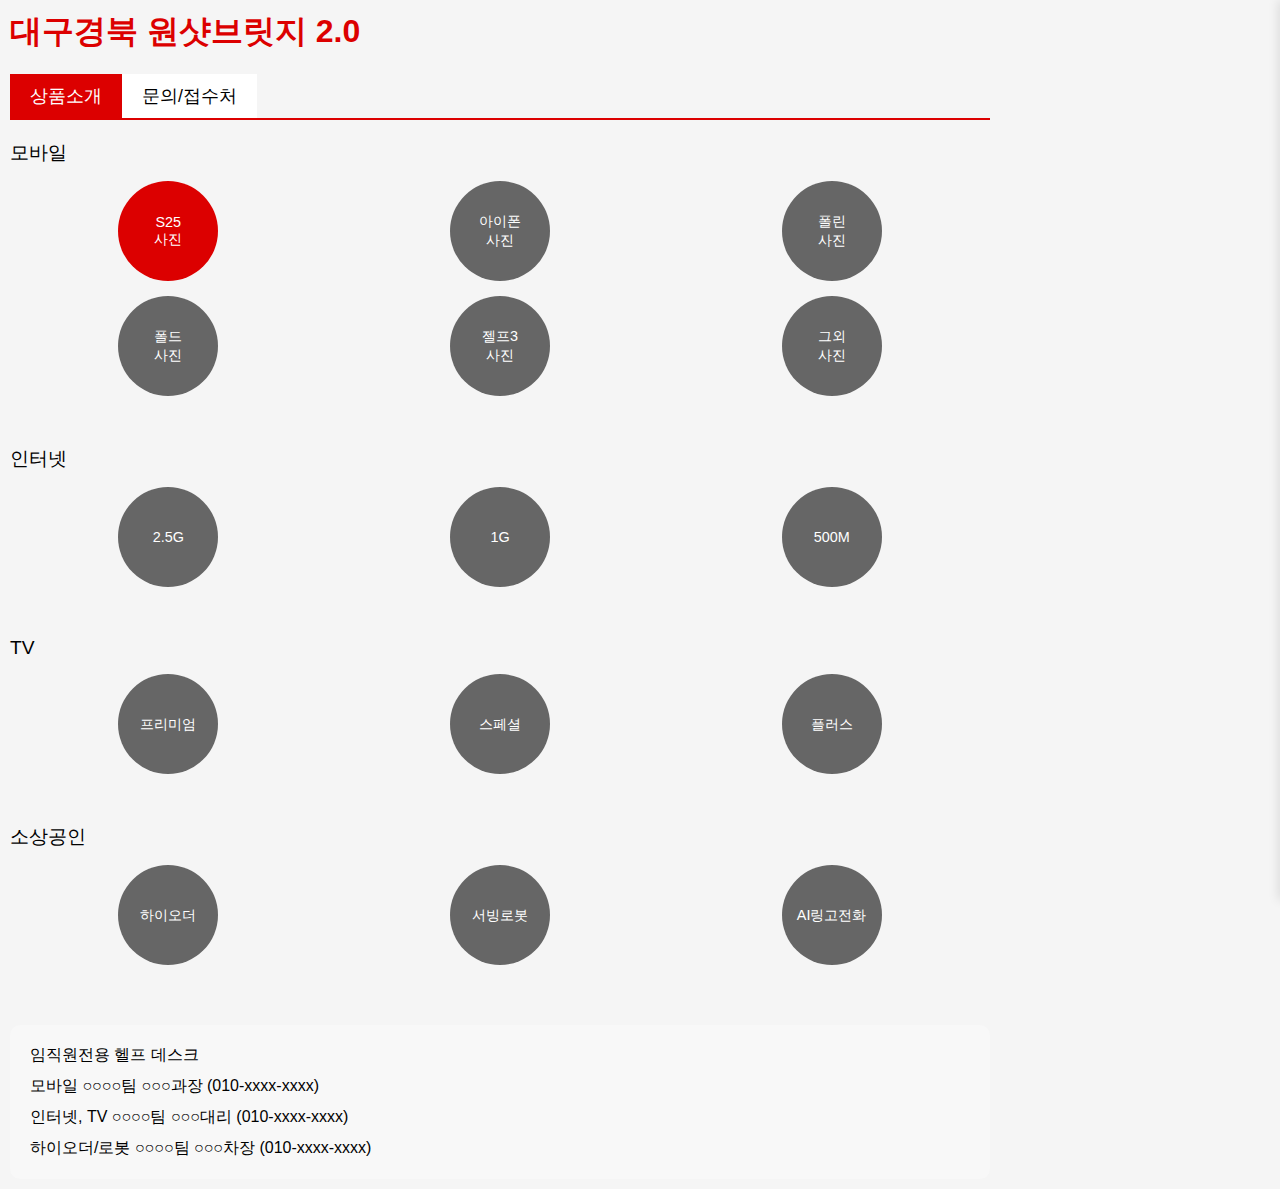
<file: index copy 2.html>
<!DOCTYPE html>
<html lang="ko">
<head>
    <meta charset="UTF-8">
    <meta name="viewport" content="width=device-width, initial-scale=1.0">
    <title>대구경북 원샷브릿지 2.0</title>
    <style>
        * {
            margin: 0;
            padding: 0;
            box-sizing: border-box;
            font-family: Arial, sans-serif;
        }

        body {
            background-color: #f5f5f5;
        }

        .container {
            max-width: 1000px;
            margin: 0px;
            padding: 10px;
            width:90%;
        }

        .header {
            margin-bottom: 20px;
        }

        .header h1 {
            color: #dc0000;
            font-size: 2em;
            margin-bottom: 20px;
        }

        .tabs {
            display: flex;
            margin-bottom: 20px;
            border-bottom: 2px solid #dc0000;
        }

        .tab {
            padding: 10px 20px;
            background-color: #fff;
            border: none;
            cursor: pointer;
            font-size: 1.1em;
            transition: all 0.3s ease;
        }

        .tab.active {
            background-color: #dc0000;
            color: white;
        }

        .content-grid {
            display: grid;
            gap: 20px;
        }

        .section {
            margin-bottom: 30px;
        }

        .section-title {
            font-size: 1.2em;
            margin-bottom: 15px;
        }

        .buttons-grid {
            display: grid;
            grid-template-columns: repeat(3, 1fr);
            gap: 15px;
            justify-items: center;
        }

        .service-btn {
            background-color: #666;
            color: white;
            border: none;
            border-radius: 50%;
            width: 100px;
            height: 100px;
            cursor: pointer;
            transition: all 0.3s ease;
            font-size: 0.9em;
        }

        .service-btn:hover {
            transform: scale(1.05);
            box-shadow: 0 4px 8px rgba(0,0,0,0.2);
        }

        .service-btn.red {
            background-color: #dc0000;
        }

        .info-panel {
            position: fixed;
            top: 0;
            right: -50%;
            width: 50%;
            height: 100%;
            background-color: white;
            box-shadow: -2px 0 10px rgba(0,0,0,0.1);
            padding: 20px;
            transition: transform 0.3s ease; /* 변경: right에서 transform으로 */
            overflow-y: auto;
            z-index: 1000; /* 추가: 다른 요소들 위에 표시 */
        }

        .info-panel.active {
            transform: translateX(-100%); /* 변경: right: 0에서 transform으로 */
        }

        .info-panel-close {
            position: absolute;
            top: 20px;
            right: 20px;
            background: none;
            border: none;
            font-size: 1.5em;
            cursor: pointer;
        }

        .info-images {
            display: grid;
            grid-template-columns: repeat(3, 1fr);
            gap: 10px;
            margin-bottom: 20px;
        }

        .info-image {
            width: 100%;
            aspect-ratio: 1;
            background-color: #f0f0f0;
        }

        .info-text {
            margin-bottom: 10px;
            line-height: 1.5;
        }

        .footer {
            margin-top: 30px;
            padding: 20px;
            background-color: #f8f8f8;
            border-radius: 10px;
        }

        .contact-info {
            display: grid;
            gap: 10px;
        }

        @media (max-width: 768px) {
            /* .container {
                padding: 10px;
            } */

            .buttons-grid {
                gap: 10px;
            }

            .service-btn {
                width: 80px;
                height: 80px;
                font-size: 0.8em;
            }

            .info-panel {
                width: 90%;
                right: auto;

            }
        }

        @media (max-width: 480px) {
            .service-btn {
                width: 70px;
                height: 70px;
                font-size: 0.7em;
            }
        }
    </style>
</head>
<body>
    <div class="container">
        <div class="header">
            <h1>대구경북 원샷브릿지 2.0</h1>
            <div class="tabs">
                <button class="tab active">상품소개</button>
                <button class="tab">문의/접수처</button>
            </div>
        </div>

        <div class="content-grid">
            <div class="section">
                <div class="section-title">모바일</div>
                <div class="buttons-grid">
                    <button class="service-btn red">S25<br>사진</button>
                    <button class="service-btn">아이폰<br>사진</button>
                    <button class="service-btn">폴린<br>사진</button>
                    <button class="service-btn">폴드<br>사진</button>
                    <button class="service-btn">젤프3<br>사진</button>
                    <button class="service-btn">그외<br>사진</button>
                </div>
            </div>

            <div class="section">
                <div class="section-title">인터넷</div>
                <div class="buttons-grid">
                    <button class="service-btn">2.5G</button>
                    <button class="service-btn">1G</button>
                    <button class="service-btn">500M</button>
                </div>
            </div>

            <div class="section">
                <div class="section-title">TV</div>
                <div class="buttons-grid">
                    <button class="service-btn">프리미엄</button>
                    <button class="service-btn">스페셜</button>
                    <button class="service-btn">플러스</button>
                </div>
            </div>

            <div class="section">
                <div class="section-title">소상공인</div>
                <div class="buttons-grid">
                    <button class="service-btn">하이오더</button>
                    <button class="service-btn">서빙로봇</button>
                    <button class="service-btn">AI링고전화</button>
                </div>
            </div>
        </div>

        <div class="footer">
            <div class="contact-info">
                <div>임직원전용 헬프 데스크</div>
                <div>모바일 ○○○○팀 ○○○과장 (010-xxxx-xxxx)</div>
                <div>인터넷, TV ○○○○팀 ○○○대리 (010-xxxx-xxxx)</div>
                <div>하이오더/로봇 ○○○○팀 ○○○차장 (010-xxxx-xxxx)</div>
            </div>
        </div>
    </div>

    <div class="info-panel">
        <button class="info-panel-close">×</button>
        <div class="info-images">
            <div class="info-image"></div>
            <div class="info-image"></div>
            <div class="info-image"></div>
        </div>
        <p class="info-text">서비스 정보 라인 1</p>
        <p class="info-text">서비스 정보 라인 2</p>
        <p class="info-text">서비스 정보 라인 3</p>
        <p class="info-text">서비스 정보 라인 4</p>
        <p class="info-text">서비스 정보 라인 5</p>
    </div>

    <script>
        document.addEventListener('DOMContentLoaded', function() {
            const tabs = document.querySelectorAll('.tab');
            const serviceBtns = document.querySelectorAll('.service-btn');
            const infoPanel = document.querySelector('.info-panel');
            const closePanelBtn = document.querySelector('.info-panel-close');

            // 버튼 클릭 시 패널 표시
            serviceBtns.forEach(btn => {
                btn.addEventListener('click', (e) => {
                    e.stopPropagation(); // 이벤트 버블링 방지
                    infoPanel.classList.add('active');
                    console.log('1')
                });
            });

            // 닫기 버튼 클릭 시 패널 닫기
            closePanelBtn.addEventListener('click', (e) => {
                e.stopPropagation(); // 이벤트 버블링 방지
                infoPanel.classList.remove('active');
            });

            // 패널 외부 클릭 시 닫기
            document.addEventListener('click', (e) => {
                if (!infoPanel.contains(e.target) && 
                    !Array.from(serviceBtns).includes(e.target)) {
                    infoPanel.classList.remove('active');
                }
            });

            // 패널 내부 클릭 시 이벤트 전파 방지
            infoPanel.addEventListener('click', (e) => {
                e.stopPropagation();
            });
        });
    </script>
</body>
</html>
</file>
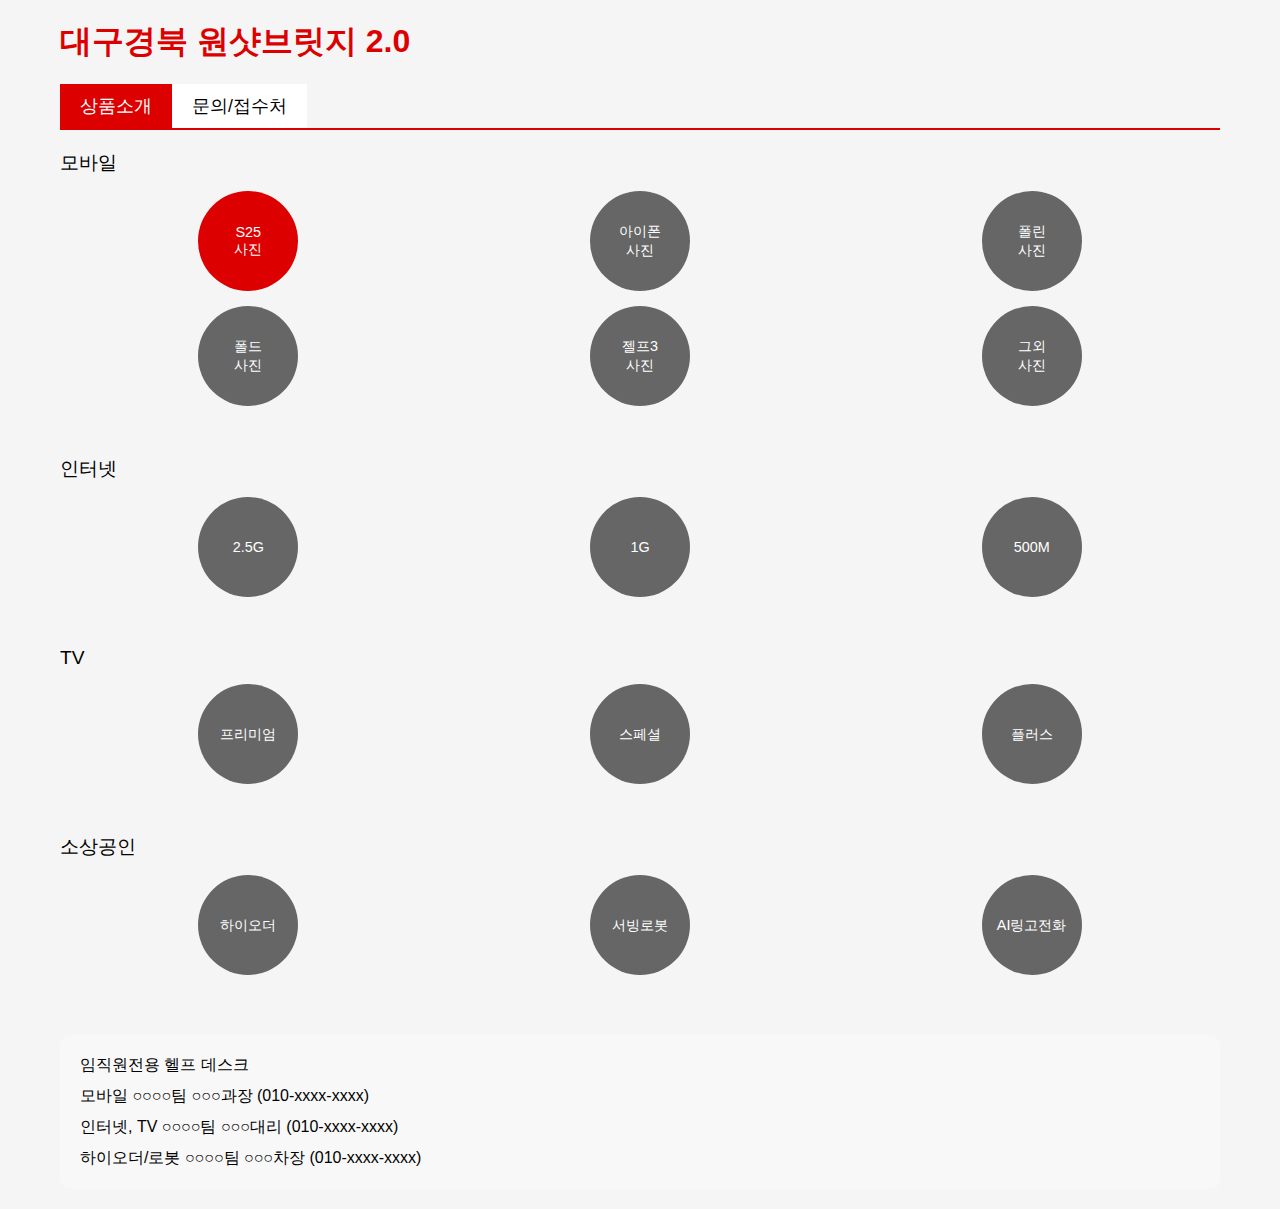
<file: index copy.html>
<!-- <!DOCTYPE html>
<html lang="ko">
<head>
    <meta charset="UTF-8">
    <meta name="viewport" content="width=device-width, initial-scale=1.0">
    <title>대구/경북 원샷브릿지 2.0</title>
    <link rel="stylesheet" href="static/style.css">
</head>
<body>
    <div class="container">
        <h1>대구/경북 원샷브릿지 2.0</h1>
        
        <input type="text" id="userInput" placeholder="사용자 계정(사번)을 입력하세요." />
        <button id="checkAccessBtn">확인</button>
        
        <div id="buttonContainer" class="button-container">
            <button class="action-button" onclick="navigateTo('product')">상품소개</button>
            <button class="action-button" onclick="navigateTo('apply')">신청하기</button>
        </div>
    </div>

    <script src="static/script.js"></script>
</body>
</html> -->

<!-- <!DOCTYPE html>
<html lang="ko">
<head>
    <meta charset="UTF-8">
    <meta name="viewport" content="width=device-width, initial-scale=1.0">
    <title>대구/경북 원샷브릿지 2.0</title>
    <link rel="stylesheet" href="/static/style.css">
</head>
<body>
    <header>
        <h1><span class="highlight">대구/경북</span> 원샷브릿지 <span class="highlight">2.0</span></h1>
        <nav>
            <button id="productTab" onclick="showTab('product')">상품소개</button>
            <button id="inquiryTab" onclick="showTab('inquiry')">문의/접수처</button>
        </nav>
    </header>
    
    <main>
        <section id="product" class="tab-content hidden">
            <div class="category">
                <h2>모바일</h2>
                <div class="circle red" onclick="openPopup('S25')">S25</div>
                <div class="circle" onclick="openPopup('아이폰')">아이폰</div>
                <div class="circle" onclick="openPopup('폴드')">폴드</div>
                <div class="circle" onclick="openPopup('플립')">플립</div>
            </div>
            <div class="category">
                <h2>인터넷</h2>
                <div class="circle" onclick="openPopup('2.5G')">2.5G</div>
                <div class="circle" onclick="openPopup('1G')">1G</div>
                <div class="circle" onclick="openPopup('500M')">500M</div>
            </div>
            <div class="category">
                <h2>TV</h2>
                <div class="circle" onclick="openPopup('프리미엄')">프리미엄</div>
                <div class="circle" onclick="openPopup('스페셜')">스페셜</div>
                <div class="circle" onclick="openPopup('플러스')">플러스</div>
            </div>
            <div class="category">
                <h2>소상공인</h2>
                <div class="circle" onclick="openPopup('하이오더')">하이오더</div>
                <div class="circle" onclick="openPopup('서빙로봇')">서빙로봇</div>
                <div class="circle" onclick="openPopup('AI링고전화')">AI링고</div>
            </div>
        </section>
        
        <section id="inquiry" class="tab-content hidden">
            <h2>문의/접수처</h2>
            <p>문의사항은 아래 연락처로 부탁드립니다.</p>
        </section>
    </main>

    <div id="popup" class="popup hidden">
        <div class="popup-content">
            <span class="close" onclick="closePopup()">&times;</span>
            <h2 id="popupTitle"></h2>
            <p><strong>모델명:</strong> <span id="popupModel"></span></p>
            <p><strong>P&S 정책:</strong> <span id="popupPolicy"></span></p>
            <p><strong>할부원금:</strong> <span id="popupPrice"></span></p>
            <p><strong>요금제 & 부가서브스 사용 조건 등:</strong> <span id="popupConditions"></span></p>
        </div>
    </div>
    <script src="static/script.js"></script>
</body>
</HTML> -->


<!DOCTYPE html>
<html lang="ko">
<head>
    <meta charset="UTF-8">
    <meta name="viewport" content="width=device-width, initial-scale=1.0">
    <title>대구경북 원샷브릿지 2.0</title>
    <style>
        * {
            margin: 0;
            padding: 0;
            box-sizing: border-box;
            font-family: Arial, sans-serif;
        }

        body {
            background-color: #f5f5f5;
        }

        .container {
            max-width: 1200px;
            margin: 0 auto;
            padding: 20px;
        }

        .header {
            margin-bottom: 20px;
        }

        .header h1 {
            color: #dc0000;
            font-size: 2em;
            margin-bottom: 20px;
        }

        .tabs {
            display: flex;
            margin-bottom: 20px;
            border-bottom: 2px solid #dc0000;
        }

        .tab {
            padding: 10px 20px;
            background-color: #fff;
            border: none;
            cursor: pointer;
            font-size: 1.1em;
            transition: all 0.3s ease;
        }

        .tab.active {
            background-color: #dc0000;
            color: white;
        }

        .content-grid {
            display: grid;
            gap: 20px;
        }

        .section {
            margin-bottom: 30px;
        }

        .section-title {
            font-size: 1.2em;
            margin-bottom: 15px;
        }

        .buttons-grid {
            display: grid;
            grid-template-columns: repeat(3, 1fr);
            gap: 15px;
            justify-items: center;
        }

        .service-btn {
            background-color: #666;
            color: white;
            border: none;
            border-radius: 50%;
            width: 100px;
            height: 100px;
            cursor: pointer;
            transition: all 0.3s ease;
            font-size: 0.9em;
        }

        .service-btn:hover {
            transform: scale(1.05);
            box-shadow: 0 4px 8px rgba(0,0,0,0.2);
        }

        .service-btn.red {
            background-color: #dc0000;
        }

        .info-panel {
            position: fixed;
            top: 0;
            right: -100%; /* 변경: -400px에서 -100%로 */
            width: 400px;
            height: 100%;
            background-color: white;
            box-shadow: -2px 0 10px rgba(0,0,0,0.1);
            padding: 20px;
            transition: transform 0.3s ease; /* 변경: right에서 transform으로 */
            overflow-y: auto;
            z-index: 1000; /* 추가: 다른 요소들 위에 표시 */
        }

        .info-panel.active {
            transform: translateX(-100%); /* 변경: right: 0에서 transform으로 */
        }

        .info-panel-close {
            position: absolute;
            top: 20px;
            right: 20px;
            background: none;
            border: none;
            font-size: 1.5em;
            cursor: pointer;
        }

        .info-images {
            display: grid;
            grid-template-columns: repeat(3, 1fr);
            gap: 10px;
            margin-bottom: 20px;
        }

        .info-image {
            width: 100%;
            aspect-ratio: 1;
            background-color: #f0f0f0;
        }

        .info-text {
            margin-bottom: 10px;
            line-height: 1.5;
        }

        .footer {
            margin-top: 30px;
            padding: 20px;
            background-color: #f8f8f8;
            border-radius: 10px;
        }

        .contact-info {
            display: grid;
            gap: 10px;
        }

        @media (max-width: 768px) {
            .container {
                padding: 10px;
            }

            .buttons-grid {
                gap: 10px;
            }

            .service-btn {
                width: 80px;
                height: 80px;
                font-size: 0.8em;
            }

            .info-panel {
               width: 80%;
            }
        }

        @media (max-width: 480px) {
            .service-btn {
                width: 70px;
                height: 70px;
                font-size: 0.7em;
            }
        }
    </style>
</head>
<body>
    <div class="container">
        <div class="header">
            <h1>대구경북 원샷브릿지 2.0</h1>
            <div class="tabs">
                <button class="tab active">상품소개</button>
                <button class="tab">문의/접수처</button>
            </div>
        </div>

        <div class="content-grid">
            <div class="section">
                <div class="section-title">모바일</div>
                <div class="buttons-grid">
                    <button class="service-btn red">S25<br>사진</button>
                    <button class="service-btn">아이폰<br>사진</button>
                    <button class="service-btn">폴린<br>사진</button>
                    <button class="service-btn">폴드<br>사진</button>
                    <button class="service-btn">젤프3<br>사진</button>
                    <button class="service-btn">그외<br>사진</button>
                </div>
            </div>

            <div class="section">
                <div class="section-title">인터넷</div>
                <div class="buttons-grid">
                    <button class="service-btn">2.5G</button>
                    <button class="service-btn">1G</button>
                    <button class="service-btn">500M</button>
                </div>
            </div>

            <div class="section">
                <div class="section-title">TV</div>
                <div class="buttons-grid">
                    <button class="service-btn">프리미엄</button>
                    <button class="service-btn">스페셜</button>
                    <button class="service-btn">플러스</button>
                </div>
            </div>

            <div class="section">
                <div class="section-title">소상공인</div>
                <div class="buttons-grid">
                    <button class="service-btn">하이오더</button>
                    <button class="service-btn">서빙로봇</button>
                    <button class="service-btn">AI링고전화</button>
                </div>
            </div>
        </div>

        <div class="footer">
            <div class="contact-info">
                <div>임직원전용 헬프 데스크</div>
                <div>모바일 ○○○○팀 ○○○과장 (010-xxxx-xxxx)</div>
                <div>인터넷, TV ○○○○팀 ○○○대리 (010-xxxx-xxxx)</div>
                <div>하이오더/로봇 ○○○○팀 ○○○차장 (010-xxxx-xxxx)</div>
            </div>
        </div>
    </div>

    <div class="info-panel">
        <button class="info-panel-close">×</button>
        <div class="info-images">
            <div class="info-image"></div>
            <div class="info-image"></div>
            <div class="info-image"></div>
        </div>
        <p class="info-text">서비스 정보 라인 1</p>
        <p class="info-text">서비스 정보 라인 2</p>
        <p class="info-text">서비스 정보 라인 3</p>
        <p class="info-text">서비스 정보 라인 4</p>
        <p class="info-text">서비스 정보 라인 5</p>
    </div>

    <script>
        document.addEventListener('DOMContentLoaded', function() {
            const tabs = document.querySelectorAll('.tab');
            const serviceBtns = document.querySelectorAll('.service-btn');
            const infoPanel = document.querySelector('.info-panel');
            const closePanelBtn = document.querySelector('.info-panel-close');

            // 버튼 클릭 시 패널 표시
            serviceBtns.forEach(btn => {
                btn.addEventListener('click', (e) => {
                    e.stopPropagation(); // 이벤트 버블링 방지
                    infoPanel.classList.add('active');
                });
            });

            // 닫기 버튼 클릭 시 패널 닫기
            closePanelBtn.addEventListener('click', (e) => {
                e.stopPropagation(); // 이벤트 버블링 방지
                infoPanel.classList.remove('active');
            });

            // 패널 외부 클릭 시 닫기
            document.addEventListener('click', (e) => {
                if (!infoPanel.contains(e.target) && 
                    !Array.from(serviceBtns).includes(e.target)) {
                    infoPanel.classList.remove('active');
                }
            });

            // 패널 내부 클릭 시 이벤트 전파 방지
            infoPanel.addEventListener('click', (e) => {
                e.stopPropagation();
            });
        });
    </script>
</body>
</html>
</file>
<file: static/style.css>
/* 기본 스타일 */

@font-face {
    font-family: 'GmarketSansMedium';
    src: url('https://fastly.jsdelivr.net/gh/projectnoonnu/noonfonts_2001@1.1/GmarketSansMedium.woff') format('woff');
    font-weight: normal;
    font-style: normal;
}

body {
    text-align: center;
    font-family: 'GmarketSansMedium', sans-serif;


}

.highlight {
    color: red;
    font-weight: bold;
}

.container {
    width: 80%;
    display: inline-block;
}

button {
    padding: 10px 20px;
    margin: 5px;
    border: none;
    cursor: pointer;
    font-family: 'GmarketSansMedium', sans-serif;
    font-size: 17px;
}
input{
    padding: 10px 20px;
    margin: 5px;
    border: 1px solid rgb(109, 109, 109);
    cursor: pointer;
    font-family: 'GmarketSansMedium', sans-serif;
    font-size: 17px;
}
nav button {
    padding: 10px 20px;
    margin: 5px;
    border: none;
    cursor: pointer;
    font-family: 'GmarketSansMedium', sans-serif;
    font-size: 17px;
}

.active {
    background-color: red;
    color: white;
}

.tab-content {
    display: none;

}

.tab-content:not(.hidden) {
    display: block;
}

.circle {
    display: inline-flex;
    width: 70px;
    height: 70px;
    align-items: center;
    justify-content: center;
    border-radius: 50%;
    background-color: gray;
    color: white;
    font-size: 0.8rem;
    margin: 10px;
    cursor: pointer;
}


.category {
    display: flex;
    flex-wrap: wrap;
    justify-content: flex-start;

}

.itembox {
    height: 100%;
    width: 25%;
    /* 2 items per row */
    padding: 10px;
    box-sizing: border-box;
    color: #000;
    text-align: center;
    transition: transform 0.2s ease, box-shadow 0.2s ease, background-color 0.2s ease;
    cursor: pointer;
}

.itembox:hover {
    transform: scale(1.05);
    /* Slightly enlarges the box */
    box-shadow: 0 4px 10px rgba(0, 0, 0, 0.2);
    /* Adds a soft shadow */
    background-color: rgba(0, 0, 0, 0.05);
    /* Light background change */
}

.itembox:active {
    transform: scale(0.95);
    /* Slightly shrinks on click to give press effect */
}

.itemtext {
    margin-bottom: 15px;
    font-size: 17px;
}


.u_itembox {
    height: 100%;
    width: 50%;
    padding: 8px;
    box-sizing: border-box;
    color: #000;
    text-align: center;
    transition: transform 0.2s ease, box-shadow 0.2s ease, background-color 0.2s ease;
    cursor: pointer;
}



.fit-picture {
    width: 100%;
    height: 100%;
    aspect-ratio: 1 / 1;
    /* Maintain a fixed aspect ratio (1:1) */
    object-fit: contain;
    /* Ensure image fits within the box */
}

.model-name {
    font-size: 1.3vw;
    padding-bottom: 3px;
    color: #1f1d1d;
    border-bottom: 2px solid #b8b8b8;
}



.red {
    background-color: red;
}

.popup {
    position: fixed;
    top: 50%;
    left: 50%;
    transform: translate(-50%, -50%);
    width: 400px;
    background-color: antiquewhite;
    border-radius: 10px;
    box-shadow: 0 4px 10px rgba(0, 0, 0, 0.2);
    padding: 15px;
    z-index: 1000;

    display: inline-block;
    white-space: nowrap;
}

.popup.hidden {
    display: none;
}

.popup-content {
    background: white;
    padding: 20px;
    border-radius: 10px;
    text-align: center;
}

.close {
    position: absolute;
    top: 20px;
    right: 20px;
    font-size: 24px;
    cursor: pointer;
}


/* 탭 상단 버튼 스타일 */
.tab-buttons {
    display: flex;
    justify-content: center;
    border-bottom: 2px solid #f44336;
    margin-top: 10px;
    margin-bottom: 0px;
}

.tab-button {
    padding: 10px 20px;
    margin: 0 5px;
    border: 1px solid #ccc;
    cursor: pointer;
    background-color: #f0f0f0;
    border-radius: 5px 5px 0 0;
    transition: background-color 0.3s;
    display: inline-block;
    white-space: nowrap;
    max-width: 100px;
    /* 버튼 크기에 맞게 조정 */

}

.tab-button.active {
    background-color: #f44336;
    color: white;
}

/* 탭 내용 박스 스타일 */
.ptab-content {
    display: none;
    padding: 0px 10px;
    background-color: white;
    /* border: 1px solid #ccc; */
    border-top: none;
    border-radius: 0 0 5px 5px;
}

.ptab-content.active {
    display: block;
}



#popupPolicy {
    color: rgb(16, 20, 255);
}

.price-box {
    background-color: #f5f5f5;
    text-align: left;
    border-radius: 5px;

    padding: 0.8vw 1.5vw;
    font-size: 1.2vw;

}


.label {
    color: black;
    font-weight: normal;
}

.price {
    color: black;
    font-weight: bold;
}

.bold {
    font-weight: bold;
}

.blue {
    color: blue;
}

.bigo {
    display: flex;
    flex-direction: column;
    text-align: center;
    padding: 10px;
    background-color: antiquewhite;
    margin-bottom: 4px;

}

.bigo2 {
    display: flex;
    flex-direction: column;
    text-align: center;
    padding: 10px;
    background-color: rgb(233, 243, 189);

}

.title{
    padding: 10px;
    display: inline-block;
    white-space: nowrap;
    font-size:clamp(25px, 2vw, 35px);
}

.overlay {
    position: fixed;
    top: 0;
    left: 0;
    width: 100%;
    height: 100%;
    background: rgba(0, 0, 0, 0.5);
    /* 반투명 검은색 */
    z-index: 999;
    /* 팝업보다 낮게 설정 */
    display: none;
    /* 기본적으로 숨김 */
}

/* 팝업이 나타날 때 오버레이 보이기 */
.overlay.active {
    display: block;
}


.font-resize {
    font-size: 1vw;
}



.so_itembox {
    display: flex;
    align-items: stretch;
    gap: 2px;
    width: 100%;
}

.so_fit-picture {
    width: 25%;
    max-width: 120px;
    height: auto;
    object-fit: contain;;
    padding: 5px;
    min-width: 85px;
}

.so_price {
    width: inherit;
    display: flex;
    flex-direction: column;
    justify-content: center;

}


@media (max-width: 768px) {
    .container {
        width: 100%;
        display: inline-block;
    }

    .itembox {
        width: 50%;
        /* 4 items per row */
        padding: 10px;
        box-sizing: border-box;
        padding-bottom: 25px;
    }

    .u_itembox {
        width: 100%;
        padding: 8px 0px;
    }


    .price-box {
        font-size: 2.5vw;
    }

    .font-resize {
        font-size: 2.5vw;
    }
    .model-name {
        font-size: 2.6vw;
    }

}


@media (max-width: 480px) {
    .container {
        width: 100%;
        display: inline-block;
    }

    .itembox {
        width: 50%;
        /* 4 items per row */
        padding: 10px;
        box-sizing: border-box;
        padding-bottom: 20px;
    }

    .u_itembox {
        width: 100%;
        padding: 8px 0px;
    }
        

    .popup {
        width: 80%;
    }

    .tab-button {
        font-size: small;
        padding: 10px 12px;
    }

    .price-box {
        font-size: 3.3vw;
    }

    .font-resize {
        font-size: 3.3vw;
    }
    .model-name {
        font-size: 4vw;
    }

    .ptab-content{
        padding: 1px;
    }

}
</file>
